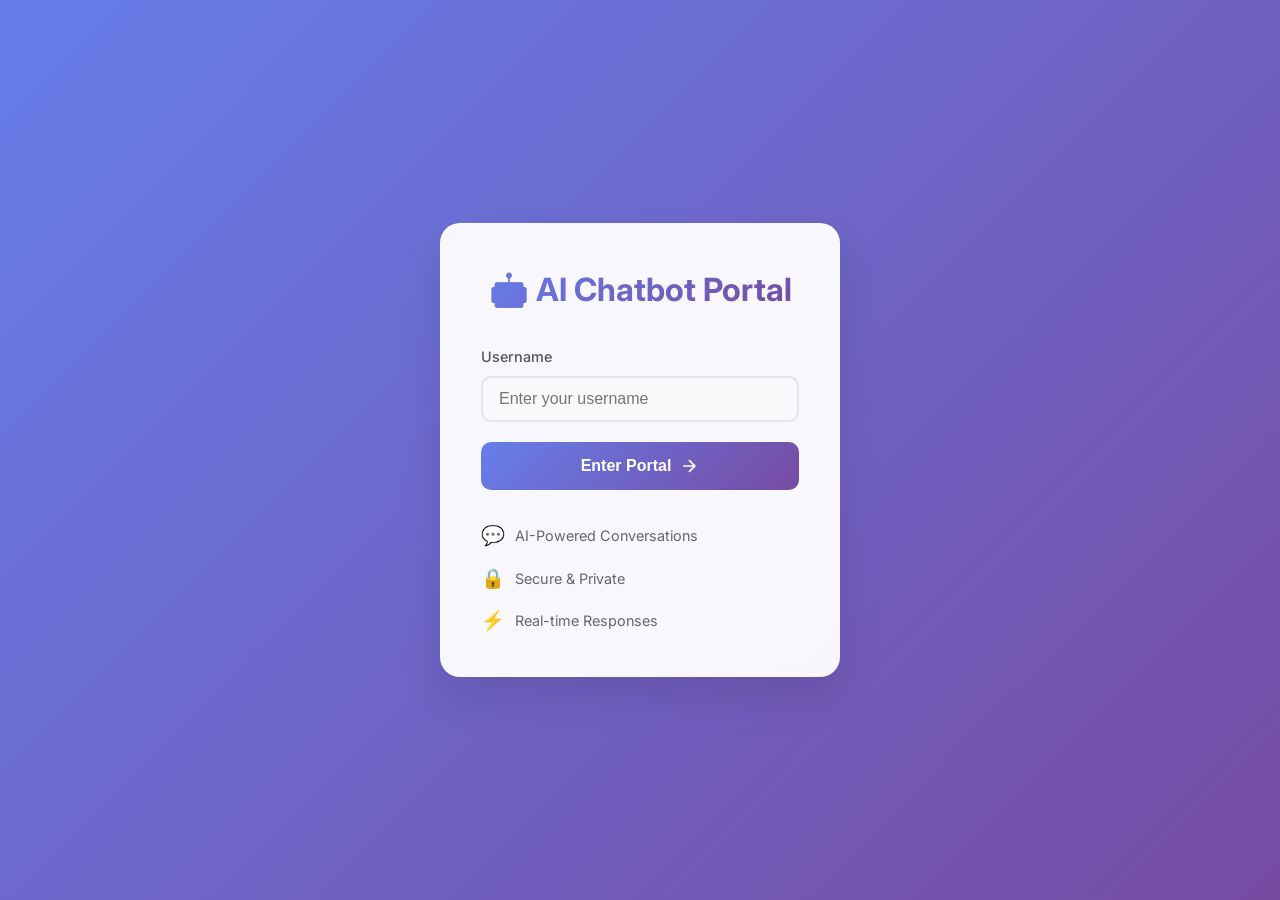
<file: index.html>
<!DOCTYPE html>
<html lang="en">
<head>
    <meta charset="UTF-8">
    <meta name="viewport" content="width=device-width, initial-scale=1.0">
    <title>AI Chatbot Portal - Login</title>
    <link rel="stylesheet" href="styles.css">
    <link href="https://fonts.googleapis.com/css2?family=Inter:wght@300;400;500;600;700&display=swap" rel="stylesheet">
</head>
<body>
    <div class="container">
        <div class="login-card">
            <div class="logo">
                <h1>🤖 AI Chatbot Portal</h1>
            </div>
            <form id="loginForm" class="login-form">
                <div class="form-group">
                    <label for="username">Username</label>
                    <input 
                        type="text" 
                        id="username" 
                        name="username" 
                        placeholder="Enter your username"
                        required
                        autocomplete="off"
                    >
                </div>
                <button type="submit" class="login-btn">
                    <span>Enter Portal</span>
                    <svg width="20" height="20" viewBox="0 0 24 24" fill="none" stroke="currentColor" stroke-width="2">
                        <path d="M5 12h14M12 5l7 7-7 7"/>
                    </svg>
                </button>
            </form>
            <div class="features">
                <div class="feature">
                    <span class="feature-icon">💬</span>
                    <span>AI-Powered Conversations</span>
                </div>
                <div class="feature">
                    <span class="feature-icon">🔒</span>
                    <span>Secure & Private</span>
                </div>
                <div class="feature">
                    <span class="feature-icon">⚡</span>
                    <span>Real-time Responses</span>
                </div>
            </div>
        </div>
    </div>

    <script src="script.js"></script>
    <script defer src="https://cdn.customgpt.ai/js/chat.js"></script>
    <script defer>
        (function(){
            function init(){
                // Only initialize on the login page (check for loginForm)
                if (document.getElementById('loginForm')) {
                    CustomGPT.init({
                        p_id:'77811',
                        p_key:'af28a7a93c6e958e50e89db12e2635c7'
                    });
                }
            }
            document.readyState === 'complete' ? init() : window.addEventListener('load', init);
        })();
    </script>
</body>
</html>
</file>
<file: styles.css>
/* Reset and base styles */
* {
    margin: 0;
    padding: 0;
    box-sizing: border-box;
}

body {
    font-family: 'Inter', -apple-system, BlinkMacSystemFont, 'Segoe UI', Roboto, sans-serif;
    background: linear-gradient(135deg, #667eea 0%, #764ba2 100%);
    min-height: 100vh;
    color: #333;
    line-height: 1.6;
}

/* Login page styles */
.container {
    display: flex;
    align-items: center;
    justify-content: center;
    min-height: 100vh;
    padding: 20px;
}

.login-card {
    background: rgba(255, 255, 255, 0.95);
    backdrop-filter: blur(10px);
    border-radius: 20px;
    padding: 40px;
    box-shadow: 0 20px 40px rgba(0, 0, 0, 0.1);
    width: 100%;
    max-width: 400px;
    text-align: center;
    border: 1px solid rgba(255, 255, 255, 0.2);
}

.logo h1 {
    font-size: 2rem;
    font-weight: 700;
    margin-bottom: 30px;
    background: linear-gradient(135deg, #667eea, #764ba2);
    -webkit-background-clip: text;
    -webkit-text-fill-color: transparent;
    background-clip: text;
}

.login-form {
    margin-bottom: 30px;
}

.form-group {
    margin-bottom: 20px;
    text-align: left;
}

.form-group label {
    display: block;
    margin-bottom: 8px;
    font-weight: 500;
    color: #555;
    font-size: 0.9rem;
}

.form-group input {
    width: 100%;
    padding: 12px 16px;
    border: 2px solid #e1e5e9;
    border-radius: 10px;
    font-size: 1rem;
    transition: all 0.3s ease;
    background: #f8f9fa;
}

.form-group input:focus {
    outline: none;
    border-color: #667eea;
    background: white;
    box-shadow: 0 0 0 3px rgba(102, 126, 234, 0.1);
}

.login-btn {
    width: 100%;
    padding: 14px 20px;
    background: linear-gradient(135deg, #667eea, #764ba2);
    color: white;
    border: none;
    border-radius: 10px;
    font-size: 1rem;
    font-weight: 600;
    cursor: pointer;
    transition: all 0.3s ease;
    display: flex;
    align-items: center;
    justify-content: center;
    gap: 8px;
}

.login-btn:hover {
    transform: translateY(-2px);
    box-shadow: 0 10px 20px rgba(102, 126, 234, 0.3);
}

.login-btn:active {
    transform: translateY(0);
}

.features {
    display: flex;
    flex-direction: column;
    gap: 12px;
}

.feature {
    display: flex;
    align-items: center;
    gap: 10px;
    font-size: 0.9rem;
    color: #666;
}

.feature-icon {
    font-size: 1.2rem;
}

/* Dashboard styles */
.dashboard-container {
    min-height: 100vh;
    background: #f8f9fa;
}

.dashboard-header {
    background: white;
    padding: 20px 30px;
    border-bottom: 1px solid #e1e5e9;
    display: flex;
    justify-content: space-between;
    align-items: center;
    box-shadow: 0 2px 10px rgba(0, 0, 0, 0.05);
}

.header-left h1 {
    font-size: 1.5rem;
    font-weight: 700;
    margin-bottom: 4px;
    background: linear-gradient(135deg, #667eea, #764ba2);
    -webkit-background-clip: text;
    -webkit-text-fill-color: transparent;
    background-clip: text;
}

.header-left p {
    color: #666;
    font-size: 0.9rem;
}

.logout-btn {
    display: flex;
    align-items: center;
    gap: 8px;
    padding: 8px 16px;
    background: #f8f9fa;
    border: 1px solid #e1e5e9;
    border-radius: 8px;
    color: #666;
    font-size: 0.9rem;
    cursor: pointer;
    transition: all 0.3s ease;
}

.logout-btn:hover {
    background: #e9ecef;
    color: #495057;
}

.dashboard-main {
    display: grid;
    grid-template-columns: 1fr 300px;
    gap: 30px;
    padding: 30px;
    max-width: 1400px;
    margin: 0 auto;
}

.chatbot-container {
    background: white;
    border-radius: 15px;
    box-shadow: 0 4px 20px rgba(0, 0, 0, 0.08);
    overflow: hidden;
}

.chatbot-header {
    background: linear-gradient(135deg, #667eea, #764ba2);
    color: white;
    padding: 20px 25px;
    display: flex;
    justify-content: space-between;
    align-items: center;
}

.chatbot-header h2 {
    font-size: 1.3rem;
    font-weight: 600;
}

.status-indicator {
    display: flex;
    align-items: center;
    gap: 8px;
    font-size: 0.9rem;
}

.status-dot {
    width: 8px;
    height: 8px;
    background: #4ade80;
    border-radius: 50%;
    animation: pulse 2s infinite;
}

@keyframes pulse {
    0%, 100% { opacity: 1; }
    50% { opacity: 0.5; }
}

.chatbot-area {
    min-height: 500px;
    padding: 30px;
}

.chatbot-placeholder {
    text-align: center;
    color: #666;
}

.placeholder-icon {
    font-size: 4rem;
    margin-bottom: 20px;
}

.chatbot-placeholder h3 {
    font-size: 1.5rem;
    margin-bottom: 15px;
    color: #333;
}

.chatbot-placeholder p {
    margin-bottom: 10px;
    line-height: 1.6;
}

.code-area {
    background: #f8f9fa;
    border: 1px solid #e1e5e9;
    border-radius: 8px;
    padding: 20px;
    margin-top: 20px;
    text-align: left;
}

.code-area p {
    margin-bottom: 10px;
    color: #333;
}

.code-area code {
    background: #e9ecef;
    padding: 8px 12px;
    border-radius: 6px;
    font-family: 'Monaco', 'Menlo', 'Ubuntu Mono', monospace;
    font-size: 0.9rem;
    color: #495057;
}

/* Sidebar styles */
.sidebar {
    display: flex;
    flex-direction: column;
    gap: 20px;
}

.sidebar-section {
    background: white;
    border-radius: 15px;
    padding: 25px;
    box-shadow: 0 4px 20px rgba(0, 0, 0, 0.08);
}

.sidebar-section h3 {
    font-size: 1.1rem;
    font-weight: 600;
    margin-bottom: 15px;
    color: #333;
}

.info-item {
    display: flex;
    justify-content: space-between;
    align-items: center;
    padding: 8px 0;
    border-bottom: 1px solid #f1f3f4;
}

.info-item:last-child {
    border-bottom: none;
}

.info-label {
    color: #666;
    font-size: 0.9rem;
}

.info-value {
    font-weight: 500;
    color: #333;
}

.sidebar-section p {
    color: #666;
    font-size: 0.9rem;
    line-height: 1.5;
}

/* Responsive design */
@media (max-width: 1024px) {
    .dashboard-main {
        grid-template-columns: 1fr;
        gap: 20px;
    }
    
    .sidebar {
        order: -1;
    }
}

@media (max-width: 768px) {
    .dashboard-header {
        flex-direction: column;
        gap: 15px;
        text-align: center;
    }
    
    .dashboard-main {
        padding: 20px;
    }
    
    .chatbot-area {
        padding: 20px;
    }
    
    .login-card {
        padding: 30px 20px;
    }
}

@media (max-width: 480px) {
    .container {
        padding: 10px;
    }
    
    .login-card {
        padding: 25px 15px;
    }
    
    .logo h1 {
        font-size: 1.5rem;
    }
}
</file>
